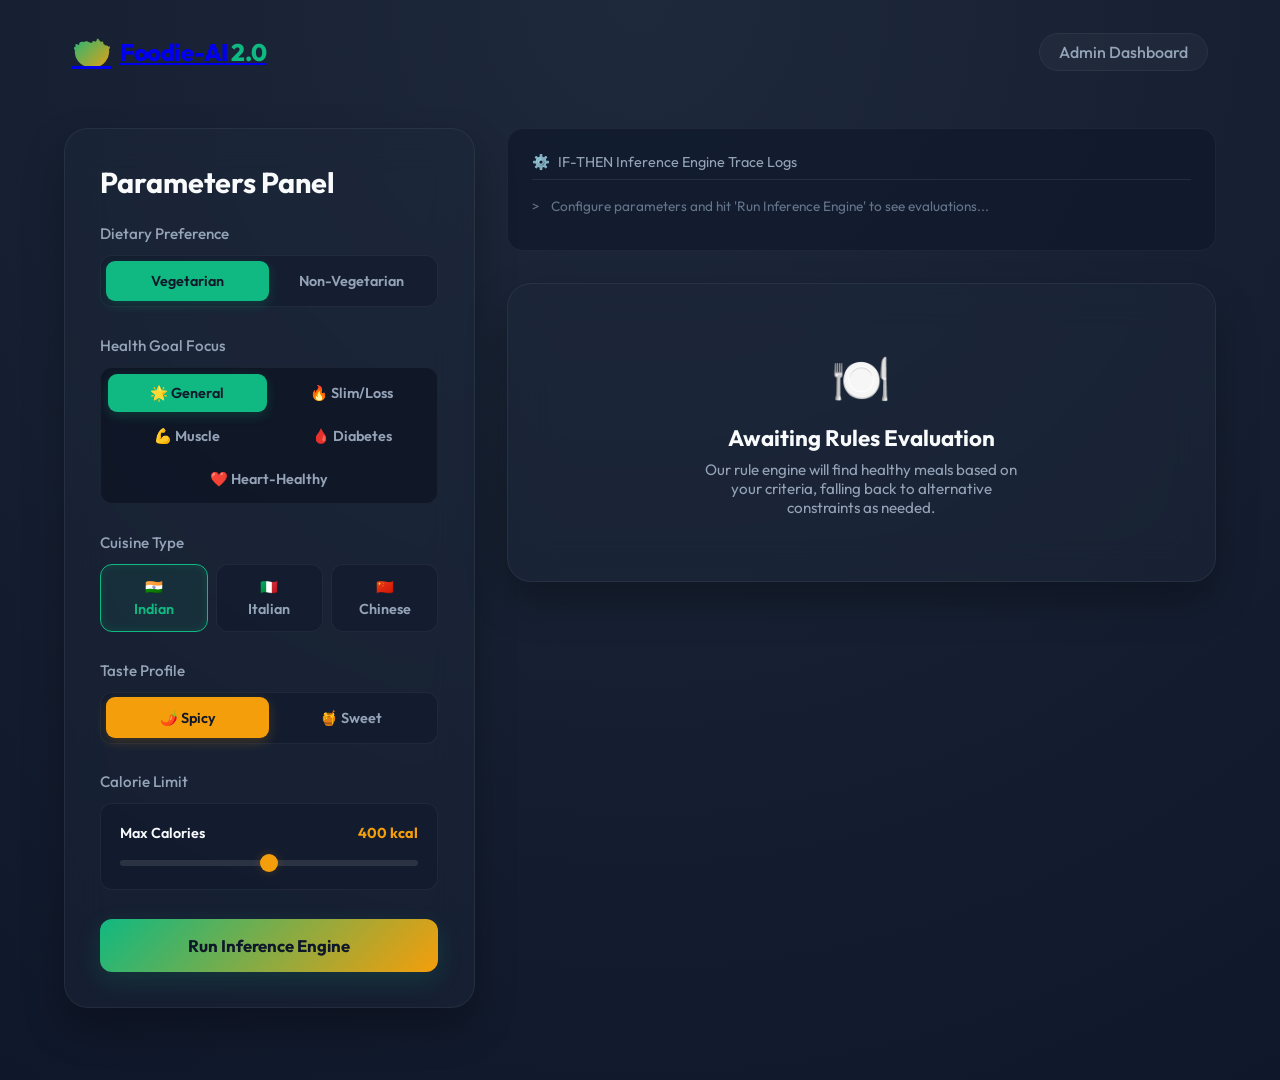
<file: templates/index.html>
<!DOCTYPE html>
<html lang="en">
<head>
    <meta charset="UTF-8">
    <meta name="viewport" content="width=device-width, initial-scale=1.0">
    <title>Foodie-AI 2.0 | AI-Powered Healthy Food Recommendation Engine</title>
    <link rel="stylesheet" href="/static/css/style.css">
    <link rel="shortcut icon" href="data:image/svg+xml,<svg xmlns=%22http://www.w3.org/2000/svg%22 viewBox=%220 0 100 100%22><text y=%22.9em%22 font-size=%2290%22>🥗</text></svg>">
</head>
<body>
    <header>
        <a href="/" class="logo-container">
            <span class="logo-icon">🥗</span>
            <div class="logo-text">Foodie-AI<span>   2.0</span></div>
        </a>
        <div class="nav-links">
            <a href="/login" id="admin-login-link">Admin Dashboard</a>
        </div>
    </header>

    <main>
        <!-- Parameter Selector Form -->
        <section class="glass-card">
            <h2>Parameters Panel</h2>
            <form id="recommend-form">
                <!-- Diet selection -->
                <div class="form-group">
                    <label class="form-label">Dietary Preference</label>
                    <div class="segmented-control">
                        <input type="radio" name="diet" id="diet-veg" value="Veg" checked>
                        <label for="diet-veg">Vegetarian</label>
                        
                        <input type="radio" name="diet" id="diet-nonveg" value="Non-Veg">
                        <label for="diet-nonveg">Non-Vegetarian</label>
                    </div>
                </div>

                <!-- Health Goal selection -->
                <div class="form-group">
                    <label class="form-label">Health Goal Focus</label>
                    <div class="segmented-control" style="display: grid; grid-template-columns: repeat(2, 1fr); gap: 0.35rem; background: rgba(10, 15, 30, 0.6); padding: 0.4rem;">
                        <div>
                            <input type="radio" name="goal" id="goal-none" value="General Wellness" checked>
                            <label for="goal-none" style="display: block; width: 100%; padding: 0.6rem 0;">🌟 General</label>
                        </div>
                        <div>
                            <input type="radio" name="goal" id="goal-weightloss" value="Weight Loss">
                            <label for="goal-weightloss" style="display: block; width: 100%; padding: 0.6rem 0;">🔥 Slim/Loss</label>
                        </div>
                        <div>
                            <input type="radio" name="goal" id="goal-musclegain" value="Muscle Gain">
                            <label for="goal-musclegain" style="display: block; width: 100%; padding: 0.6rem 0;">💪 Muscle</label>
                        </div>
                        <div>
                            <input type="radio" name="goal" id="goal-diabetic" value="Diabetes-Friendly">
                            <label for="goal-diabetic" style="display: block; width: 100%; padding: 0.6rem 0;">🩸 Diabetes</label>
                        </div>
                        <div style="grid-column: span 2;">
                            <input type="radio" name="goal" id="goal-heart" value="Heart-Healthy">
                            <label for="goal-heart" style="display: block; width: 100%; padding: 0.6rem 0;">❤️ Heart-Healthy</label>
                        </div>
                    </div>
                </div>

                <!-- Cuisine Selection -->
                <div class="form-group">
                    <label class="form-label">Cuisine Type</label>
                    <div class="cuisine-grid">
                        <input type="radio" name="cuisine" id="cuisine-indian" value="Indian" checked>
                        <label for="cuisine-indian" class="cuisine-card">
                            <div>🇮🇳</div>
                            <div style="margin-top: 4px;">Indian</div>
                        </label>
                        
                        <input type="radio" name="cuisine" id="cuisine-italian" value="Italian">
                        <label for="cuisine-italian" class="cuisine-card">
                            <div>🇮🇹</div>
                            <div style="margin-top: 4px;">Italian</div>
                        </label>
                        
                        <input type="radio" name="cuisine" id="cuisine-chinese" value="Chinese">
                        <label for="cuisine-chinese" class="cuisine-card">
                            <div>🇨🇳</div>
                            <div style="margin-top: 4px;">Chinese</div>
                        </label>
                    </div>
                </div>

                <!-- Taste Preference -->
                <div class="form-group">
                    <label class="form-label">Taste Profile</label>
                    <div class="segmented-control taste-control">
                        <input type="radio" name="taste" id="taste-spicy" value="Spicy" checked>
                        <label for="taste-spicy">🌶️ Spicy</label>
                        
                        <input type="radio" name="taste" id="taste-sweet" value="Sweet">
                        <label for="taste-sweet">🍯 Sweet</label>
                    </div>
                </div>

                <!-- Calorie Slider -->
                <div class="form-group">
                    <label class="form-label">Calorie Limit</label>
                    <div class="slider-container">
                        <div class="slider-header">
                            <span>Max Calories</span>
                            <span class="slider-val"><span id="cal-val">400</span> kcal</span>
                        </div>
                        <input type="range" name="calories" id="calories" min="100" max="700" step="10" value="400">
                    </div>
                </div>

                <button type="submit" class="btn-primary" id="btn-run-inference">Run Inference Engine</button>
            </form>
        </section>

        <!-- Output & Recommendations -->
        <section class="results-wrapper">
            <!-- Trace Inference Logs -->
            <div class="inference-log-panel">
                <div class="inference-title">
                    <span>⚙️</span> IF-THEN Inference Engine Trace Logs
                </div>
                <div id="log-entries">
                    <div class="log-entry" style="color: var(--text-muted);">Configure parameters and hit 'Run Inference Engine' to see evaluations...</div>
                </div>
            </div>

            <!-- Recommendations list -->
            <div id="recommendations-container">
                <div class="glass-card" style="text-align: center; padding: 4rem 2rem;">
                    <span style="font-size: 3rem;">🍽️</span>
                    <h3 style="margin-top: 1rem; font-size: 1.4rem;">Awaiting Rules Evaluation</h3>
                    <p style="color: var(--text-secondary); font-size: 0.95rem; margin-top: 0.5rem; max-width: 320px; margin-left: auto; margin-right: auto;">Our rule engine will find healthy meals based on your criteria, falling back to alternative constraints as needed.</p>
                </div>
            </div>
        </section>
    </main>

    <script src="/static/js/main.js"></script>
</body>
</html>
</file>
<file: static/css/style.css>
@import url('https://fonts.googleapis.com/css2?family=Outfit:wght@300;400;500;600;700;800&display=swap');

:root {
    --bg-gradient: radial-gradient(circle at 50% 0%, #1e293b 0%, #0f172a 100%);
    --panel-bg: rgba(30, 41, 59, 0.45);
    --panel-border: rgba(255, 255, 255, 0.06);
    --panel-border-hover: rgba(255, 255, 255, 0.12);
    
    --accent-emerald: #10b981;
    --accent-emerald-glow: rgba(16, 185, 129, 0.2);
    --accent-amber: #f59e0b;
    --accent-amber-glow: rgba(245, 158, 11, 0.2);
    
    --text-primary: #f8fafc;
    --text-secondary: #94a3b8;
    --text-muted: #64748b;
    
    --danger-red: #ef4444;
    --success-green: #10b981;
}

* {
    margin: 0;
    padding: 0;
    box-sizing: border-box;
    font-family: 'Outfit', sans-serif;
    transition: all 0.3s cubic-bezier(0.4, 0, 0.2, 1);
}

body {
    background: var(--bg-gradient);
    color: var(--text-primary);
    min-height: 100vh;
    overflow-x: hidden;
    padding-bottom: 3rem;
}

header {
    padding: 2rem;
    display: flex;
    justify-content: space-between;
    align-items: center;
    max-width: 1200px;
    margin: 0 auto;
}

.logo-container {
    display: flex;
    align-items: center;
    gap: 0.5rem;
}

.logo-icon {
    font-size: 2rem;
    background: linear-gradient(135deg, var(--accent-emerald), var(--accent-amber));
    -webkit-background-clip: text;
    background-clip: text;
    -webkit-text-fill-color: transparent;
}

.logo-text {
    font-size: 1.5rem;
    font-weight: 800;
    letter-spacing: -0.5px;
}

.logo-text span {
    color: var(--accent-emerald);
}

.nav-links a {
    color: var(--text-secondary);
    text-decoration: none;
    font-weight: 500;
    padding: 0.5rem 1.2rem;
    border-radius: 9999px;
    background: rgba(255, 255, 255, 0.03);
    border: 1px solid rgba(255, 255, 255, 0.05);
}

.nav-links a:hover {
    color: var(--text-primary);
    background: rgba(255, 255, 255, 0.08);
    border-color: rgba(255, 255, 255, 0.15);
    box-shadow: 0 0 15px rgba(255, 255, 255, 0.05);
}

main {
    max-width: 1200px;
    margin: 1.5rem auto;
    padding: 0 1.5rem;
    display: grid;
    grid-template-columns: 1.1fr 1.9fr;
    gap: 2rem;
}

@media (max-width: 968px) {
    main {
        grid-template-columns: 1fr;
    }
}

.glass-card {
    background: var(--panel-bg);
    border: 1px solid var(--panel-border);
    backdrop-filter: blur(20px);
    -webkit-backdrop-filter: blur(20px);
    border-radius: 24px;
    padding: 2.2rem;
    box-shadow: 0 20px 40px rgba(0, 0, 0, 0.3);
}

.glass-card:hover {
    border-color: var(--panel-border-hover);
}

h2 {
    font-size: 1.8rem;
    font-weight: 700;
    margin-bottom: 1.5rem;
    display: flex;
    align-items: center;
    gap: 0.75rem;
}

.form-group {
    margin-bottom: 1.8rem;
}

.form-label {
    display: block;
    color: var(--text-secondary);
    font-size: 0.95rem;
    font-weight: 500;
    margin-bottom: 0.75rem;
}

.segmented-control {
    display: flex;
    background: rgba(15, 23, 42, 0.4);
    padding: 0.3rem;
    border-radius: 12px;
    border: 1px solid rgba(255, 255, 255, 0.05);
}

.segmented-control label {
    flex: 1;
    text-align: center;
    padding: 0.7rem 0;
    cursor: pointer;
    font-weight: 600;
    font-size: 0.9rem;
    border-radius: 9px;
    color: var(--text-secondary);
}

.segmented-control input[type="radio"] {
    display: none;
}

.segmented-control input[type="radio"]:checked + label {
    background: var(--accent-emerald);
    color: #0f172a;
    box-shadow: 0 4px 12px var(--accent-emerald-glow);
}

.cuisine-grid {
    display: grid;
    grid-template-columns: repeat(3, 1fr);
    gap: 0.5rem;
}

.cuisine-card {
    cursor: pointer;
    border-radius: 12px;
    padding: 0.8rem;
    text-align: center;
    background: rgba(15, 23, 42, 0.4);
    border: 1px solid rgba(255, 255, 255, 0.05);
    font-weight: 600;
    font-size: 0.9rem;
    color: var(--text-secondary);
}

.cuisine-grid input[type="radio"] {
    display: none;
}

.cuisine-grid input[type="radio"]:checked + .cuisine-card {
    border-color: var(--accent-emerald);
    color: var(--accent-emerald);
    background: rgba(16, 185, 129, 0.08);
    box-shadow: inset 0 0 10px rgba(16, 185, 129, 0.15);
}

.slider-container {
    background: rgba(15, 23, 42, 0.4);
    padding: 1.2rem;
    border-radius: 12px;
    border: 1px solid rgba(255, 255, 255, 0.05);
}

.slider-header {
    display: flex;
    justify-content: space-between;
    margin-bottom: 0.5rem;
    font-weight: 600;
    font-size: 0.9rem;
}

.slider-val {
    color: var(--accent-amber);
    font-weight: 700;
}

input[type="range"] {
    -webkit-appearance: none;
    appearance: none;
    width: 100%;
    height: 6px;
    background: rgba(255, 255, 255, 0.1);
    border-radius: 9999px;
    outline: none;
}

input[type="range"]::-webkit-slider-thumb {
    -webkit-appearance: none;
    appearance: none;
    width: 18px;
    height: 18px;
    border-radius: 50%;
    background: var(--accent-amber);
    cursor: pointer;
    box-shadow: 0 0 10px var(--accent-amber-glow);
}

input[type="range"]::-moz-range-thumb {
    width: 18px;
    height: 18px;
    border-radius: 50%;
    background: var(--accent-amber);
    cursor: pointer;
    border: none;
    box-shadow: 0 0 10px var(--accent-amber-glow);
}

.taste-control input[type="radio"]:checked + label {
    background: var(--accent-amber);
    color: #0f172a;
    box-shadow: 0 4px 12px var(--accent-amber-glow);
}

.btn-primary {
    width: 100%;
    padding: 1rem;
    border: none;
    border-radius: 12px;
    font-weight: 700;
    font-size: 1.05rem;
    background: linear-gradient(135deg, var(--accent-emerald), var(--accent-amber));
    color: #0f172a;
    cursor: pointer;
    box-shadow: 0 8px 24px rgba(16, 185, 129, 0.15);
}

.btn-primary:hover {
    transform: translateY(-2px);
    box-shadow: 0 12px 30px rgba(16, 185, 129, 0.25);
}

.btn-primary:active {
    transform: translateY(1px);
}

/* RESULTS & LOGS PANELS */

.results-wrapper {
    display: flex;
    flex-direction: column;
    gap: 2rem;
}

.inference-log-panel {
    background: rgba(15, 23, 42, 0.65);
    border: 1px solid rgba(255, 255, 255, 0.05);
    border-radius: 16px;
    padding: 1.5rem;
    font-family: monospace;
}

.inference-title {
    font-size: 0.9rem;
    color: var(--text-secondary);
    margin-bottom: 1rem;
    display: flex;
    align-items: center;
    gap: 0.5rem;
    border-bottom: 1px solid rgba(255, 255, 255, 0.08);
    padding-bottom: 0.5rem;
}

.log-entry {
    font-size: 0.85rem;
    line-height: 1.5;
    margin-bottom: 0.6rem;
    padding-left: 1.2rem;
    position: relative;
}

.log-entry::before {
    content: '>';
    position: absolute;
    left: 0;
    color: var(--text-muted);
}

.log-entry.success {
    color: var(--success-green);
}

.log-entry.success::before {
    content: '✓';
    color: var(--success-green);
}

.log-entry.failed {
    color: var(--text-muted);
    opacity: 0.6;
}

.log-entry.failed::before {
    content: '✕';
    color: var(--danger-red);
}

.log-entry.triggered {
    color: var(--accent-amber);
}

.log-entry.triggered::before {
    content: '➔';
    color: var(--accent-amber);
}

.recipe-cards-container {
    display: grid;
    grid-template-columns: 1fr;
    gap: 1.5rem;
}

.recipe-card {
    display: grid;
    grid-template-columns: 200px 1fr;
    background: rgba(30, 41, 59, 0.35);
    border: 1px solid var(--panel-border);
    border-radius: 20px;
    overflow: hidden;
    animation: fadeIn 0.6s cubic-bezier(0.16, 1, 0.3, 1) both;
}

@media (max-width: 600px) {
    .recipe-card {
        grid-template-columns: 1fr;
    }
    .recipe-image {
        height: 180px;
    }
}

.recipe-image {
    width: 100%;
    height: 100%;
    object-fit: cover;
    background-color: rgba(15, 23, 42, 0.5);
}

.recipe-content {
    padding: 1.5rem;
    display: flex;
    flex-direction: column;
    justify-content: space-between;
}

.recipe-header {
    display: flex;
    justify-content: space-between;
    align-items: flex-start;
    gap: 1rem;
    margin-bottom: 0.5rem;
}

.recipe-title {
    font-size: 1.4rem;
    font-weight: 700;
}

.recipe-diet-tag {
    font-size: 0.75rem;
    padding: 0.3rem 0.7rem;
    border-radius: 9999px;
    font-weight: 700;
    text-transform: uppercase;
}

.recipe-diet-tag.veg {
    background: rgba(16, 185, 129, 0.15);
    color: var(--success-green);
    border: 1px solid rgba(16, 185, 129, 0.3);
}

.recipe-diet-tag.non-veg {
    background: rgba(239, 68, 68, 0.15);
    color: var(--danger-red);
    border: 1px solid rgba(239, 68, 68, 0.3);
}

.recipe-meta {
    display: flex;
    flex-wrap: wrap;
    gap: 0.75rem;
    margin-bottom: 1rem;
}

.meta-badge {
    background: rgba(255, 255, 255, 0.05);
    border: 1px solid rgba(255, 255, 255, 0.05);
    padding: 0.3rem 0.6rem;
    border-radius: 8px;
    font-size: 0.8rem;
    color: var(--text-secondary);
    display: flex;
    align-items: center;
    gap: 0.3rem;
}

.meta-badge strong {
    color: var(--text-primary);
}

.recipe-description {
    font-size: 0.9rem;
    color: var(--text-secondary);
    line-height: 1.5;
    margin-bottom: 1rem;
}

.scientific-box {
    background: rgba(245, 158, 11, 0.06);
    border-left: 3px solid var(--accent-amber);
    padding: 0.8rem 1rem;
    border-radius: 0 12px 12px 0;
    font-size: 0.85rem;
    color: #e2e8f0;
    line-height: 1.4;
    margin-top: auto;
}

.scientific-box strong {
    color: var(--accent-amber);
    display: block;
    margin-bottom: 0.2rem;
}

.detail-btn {
    align-self: flex-start;
    background: transparent;
    border: 1px solid rgba(255, 255, 255, 0.15);
    color: var(--text-primary);
    padding: 0.5rem 1rem;
    border-radius: 8px;
    cursor: pointer;
    font-size: 0.85rem;
    font-weight: 500;
}

.detail-btn:hover {
    background: rgba(255, 255, 255, 0.08);
    border-color: rgba(255, 255, 255, 0.3);
}

/* MODAL / DETAILS */
.recipe-details-expanded {
    display: none;
    margin-top: 1rem;
    border-top: 1px solid rgba(255, 255, 255, 0.08);
    padding-top: 1rem;
    animation: slideDown 0.3s ease;
}

.details-grid {
    display: grid;
    grid-template-columns: 1fr 1fr;
    gap: 1.5rem;
    margin-bottom: 1rem;
}

@media (max-width: 600px) {
    .details-grid {
        grid-template-columns: 1fr;
    }
}

.details-title {
    font-size: 0.95rem;
    font-weight: 700;
    color: var(--accent-emerald);
    margin-bottom: 0.5rem;
}

.ingredients-list {
    font-size: 0.85rem;
    color: var(--text-secondary);
    line-height: 1.5;
    list-style-type: square;
    padding-left: 1rem;
}

.instructions-text {
    font-size: 0.85rem;
    color: var(--text-secondary);
    line-height: 1.5;
}

/* ADMIN PANEL STYLING */
.admin-header {
    display: flex;
    justify-content: space-between;
    align-items: center;
    margin-bottom: 2rem;
}

.admin-grid {
    grid-template-columns: 1.2fr 1.8fr;
}

@media (max-width: 968px) {
    .admin-grid {
        grid-template-columns: 1fr;
    }
}

.btn-secondary {
    padding: 0.6rem 1.2rem;
    border-radius: 8px;
    background: rgba(255, 255, 255, 0.05);
    border: 1px solid rgba(255, 255, 255, 0.1);
    color: var(--text-primary);
    cursor: pointer;
    font-weight: 500;
    text-decoration: none;
}

.btn-secondary:hover {
    background: rgba(255, 255, 255, 0.1);
    border-color: rgba(255, 255, 255, 0.25);
}

.btn-danger {
    background: rgba(239, 68, 68, 0.15);
    border: 1px solid rgba(239, 68, 68, 0.3);
    color: var(--danger-red);
    padding: 0.4rem 0.8rem;
    border-radius: 6px;
    cursor: pointer;
}

.btn-danger:hover {
    background: rgba(239, 68, 68, 0.3);
}

.form-input, .form-textarea {
    width: 100%;
    background: rgba(15, 23, 42, 0.5);
    border: 1px solid rgba(255, 255, 255, 0.08);
    border-radius: 10px;
    padding: 0.8rem;
    color: var(--text-primary);
    outline: none;
}

.form-input:focus, .form-textarea:focus {
    border-color: var(--accent-emerald);
    box-shadow: 0 0 10px var(--accent-emerald-glow);
}

.admin-table-container {
    overflow-x: auto;
    background: rgba(15, 23, 42, 0.4);
    border: 1px solid rgba(255, 255, 255, 0.05);
    border-radius: 16px;
    margin-top: 1rem;
}

table {
    width: 100%;
    border-collapse: collapse;
    font-size: 0.9rem;
}

th, td {
    padding: 1rem;
    text-align: left;
    border-bottom: 1px solid rgba(255, 255, 255, 0.05);
}

th {
    background: rgba(255, 255, 255, 0.02);
    font-weight: 600;
    color: var(--text-secondary);
}

tr:hover {
    background: rgba(255, 255, 255, 0.01);
}

/* LOGIN CARD */
.login-wrapper {
    display: flex;
    justify-content: center;
    align-items: center;
    min-height: calc(100vh - 120px);
}

.login-card {
    width: 100%;
    max-width: 420px;
}

.login-error {
    background: rgba(239, 68, 68, 0.1);
    border: 1px solid var(--danger-red);
    color: #f87171;
    padding: 0.8rem;
    border-radius: 8px;
    margin-bottom: 1rem;
    text-align: center;
    font-size: 0.85rem;
}

/* ANIMATIONS */
@keyframes fadeIn {
    from {
        opacity: 0;
        transform: translateY(12px);
    }
    to {
        opacity: 1;
        transform: translateY(0);
    }
}

@keyframes slideDown {
    from {
        opacity: 0;
        max-height: 0;
        overflow: hidden;
    }
    to {
        opacity: 1;
        max-height: 600px;
    }
}
</file>
